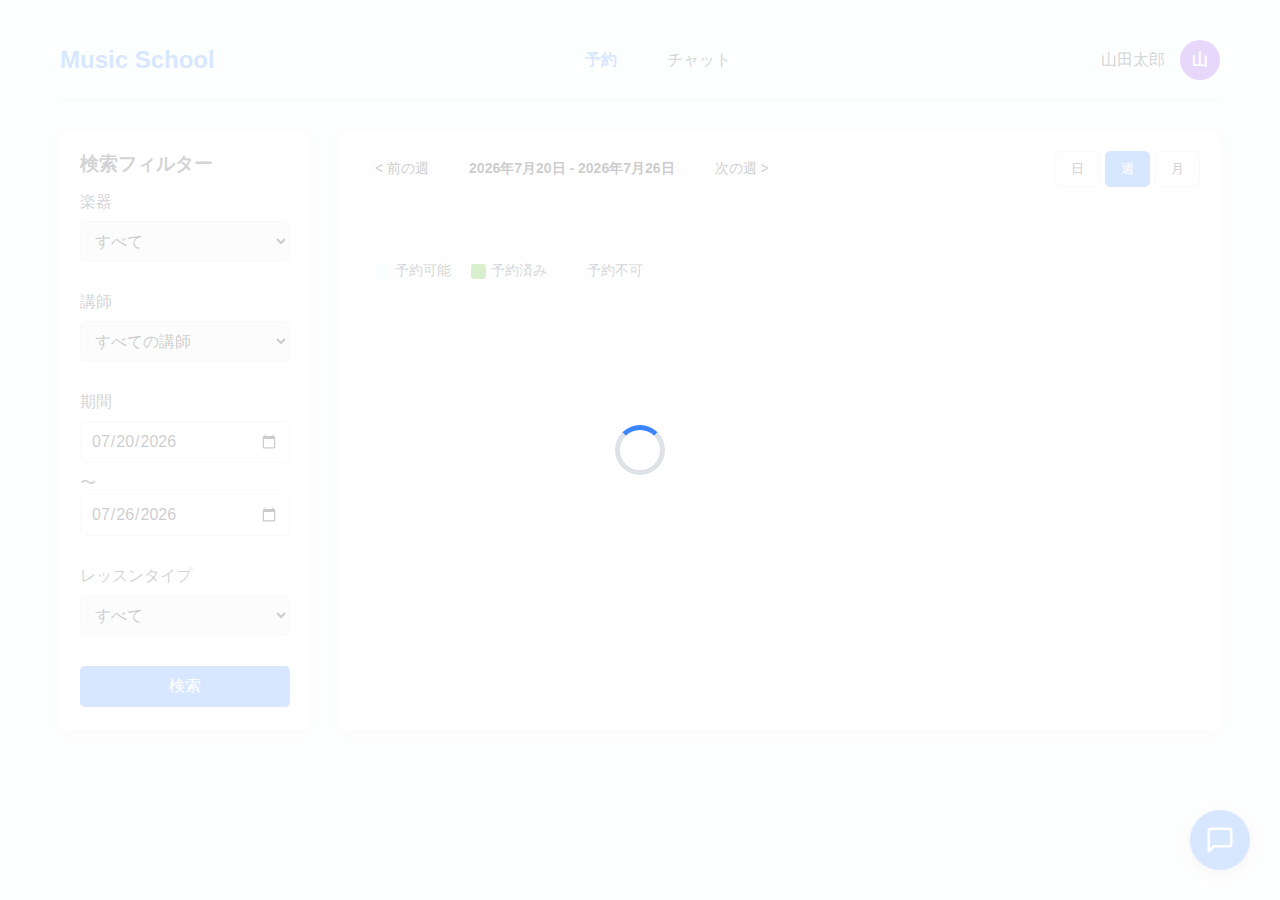
<file: index.html>
<!DOCTYPE html>
<html lang="ja">
<head>
    <meta charset="UTF-8">
    <meta name="viewport" content="width=device-width, initial-scale=1.0">
    <title>Music School - 予約システム</title>
    <link rel="stylesheet" href="styles.css">
</head>
<body>
    <div class="container">
        <header>
            <div class="logo"><a href="index.html">Music School</a></div>
            <div class="nav-links">
                <a href="index.html" class="active">予約</a>
                <a href="chat.html">チャット</a>
            </div>
            <div class="user-menu">
                <span>山田太郎</span>
                <div class="user-avatar">山</div>
            </div>
        </header>
        
        <div class="scheduling-container">
            <div class="filters">
                <div class="toggle-filters" id="toggle-filters">▼ フィルターを表示</div>
                <div class="filter-content" id="filter-content">
                    <h3>検索フィルター</h3>
                    
                    <div class="filter-group">
                        <label for="instrument">楽器</label>
                        <select id="instrument">
                            <option value="all">すべて</option>
                            <option value="piano">ピアノ</option>
                            <option value="guitar">ギター</option>
                            <option value="violin">バイオリン</option>
                            <option value="vocal">ボーカル</option>
                        </select>
                    </div>
                    
                    <div class="filter-group">
                        <label for="teacher">講師</label>
                        <select id="teacher">
                            <option value="all">すべての講師</option>
                            <option value="tanaka">田中先生（ピアノ）</option>
                            <option value="suzuki">鈴木先生（ギター）</option>
                            <option value="sato">佐藤先生（バイオリン）</option>
                            <option value="nakamura">中村先生（ボーカル）</option>
                        </select>
                    </div>
                    
                    <div class="filter-group">
                        <label for="date-range">期間</label>
                        <input type="date" id="date-from" value="2025-04-17">
                        <span>〜</span>
                        <input type="date" id="date-to" value="2025-04-24">
                    </div>
                    
                    <div class="filter-group">
                        <label for="lesson-type">レッスンタイプ</label>
                        <select id="lesson-type">
                            <option value="all">すべて</option>
                            <option value="regular">通常レッスン</option>
                            <option value="trial">体験レッスン</option>
                        </select>
                    </div>
                    
                    <button id="search-button" class="btn btn-primary" style="width:100%">検索</button>
                    
                    <div class="search-results" id="search-results">
                        検索結果: <span id="result-count">0</span>件の空き枠があります
                    </div>
                </div>
            </div>
            
            <div class="calendar">
                <div class="calendar-header">
                    <div class="calendar-navigation">
                        <button id="prev-week">&lt; 前の週</button>
                        <button class="current" id="current-week">2025年4月17日 - 4月23日</button>
                        <button id="next-week">次の週 &gt;</button>
                    </div>
                    
                    <div class="calendar-view-toggle">
                        <button id="day-view">日</button>
                        <button id="week-view" class="active">週</button>
                        <button id="month-view">月</button>
                    </div>
                </div>
                
                <div class="calendar-scroll-container">
                    <div class="week-view" id="schedule-grid">
                        <!-- スケジュールグリッドはJavaScriptで動的に生成されます -->
                    </div>
                </div>
                
                <div class="legend">
                    <div class="legend-item">
                        <div class="legend-color available"></div>
                        <span>予約可能</span>
                    </div>
                    <div class="legend-item">
                        <div class="legend-color booked"></div>
                        <span>予約済み</span>
                    </div>
                    <div class="legend-item">
                        <div class="legend-color unavailable"></div>
                        <span>予約不可</span>
                    </div>
                </div>
            </div>
        </div>
    </div>
    
    <!-- チャットアイコン -->
    <div class="chat-icon" id="chat-icon" title="講師とチャット">
        <svg xmlns="http://www.w3.org/2000/svg" viewBox="0 0 24 24" fill="none" stroke="currentColor" stroke-width="2" stroke-linecap="round" stroke-linejoin="round">
            <path d="M21 15a2 2 0 0 1-2 2H7l-4 4V5a2 2 0 0 1 2-2h14a2 2 0 0 1 2 2z"></path>
        </svg>
    </div>
    
    <!-- 予約モーダル -->
    <div class="booking-modal" id="booking-modal">
        <div class="modal-content">
            <div class="modal-header">
                <h3>レッスン予約</h3>
                <button class="modal-close" id="modal-close">×</button>
            </div>
            
            <div class="booking-details">
                <p><strong>日時:</strong> <span id="booking-datetime">2025年4月19日（土） 10:00 - 10:50</span></p>
                <p><strong>講師:</strong> <span id="booking-teacher">鈴木先生</span></p>
                <p><strong>楽器:</strong> <span id="booking-instrument">ギター</span></p>
                <p><strong>レッスンタイプ:</strong> <span id="booking-type">通常レッスン</span></p>
            </div>
            
            <div class="zoom-link-container">
                <div class="zoom-link-header">
                    <span class="zoom-link-title">Zoomミーティングリンク</span>
                </div>
                <input type="text" class="zoom-link-input" id="zoom-link" value="https://zoom.us/j/1234567890?pwd=abcdefg" readonly>
                <button class="copy-btn" id="copy-zoom-link">コピー</button>
                <div class="copy-success" id="copy-success">コピーしました！</div>
            </div>
            
            <div class="booking-form">
                <label for="notes">備考</label>
                <textarea id="notes" rows="3" style="width:100%; padding:10px; margin-top:5px; margin-bottom:15px; border:1px solid #dee2e6; border-radius:5px; font-size:16px;"></textarea>
            </div>
            
            <div class="booking-actions">
                <button class="btn btn-primary" id="confirm-booking">予約する</button>
                <button class="btn btn-outline" id="cancel-booking">キャンセル</button>
            </div>
        </div>
    </div>
    
    <!-- ローディングオーバーレイ -->
    <div class="loading-overlay" id="loading-overlay">
        <div class="spinner"></div>
    </div>
    
    <script src="script.js"></script>
</body>
</html>
</file>
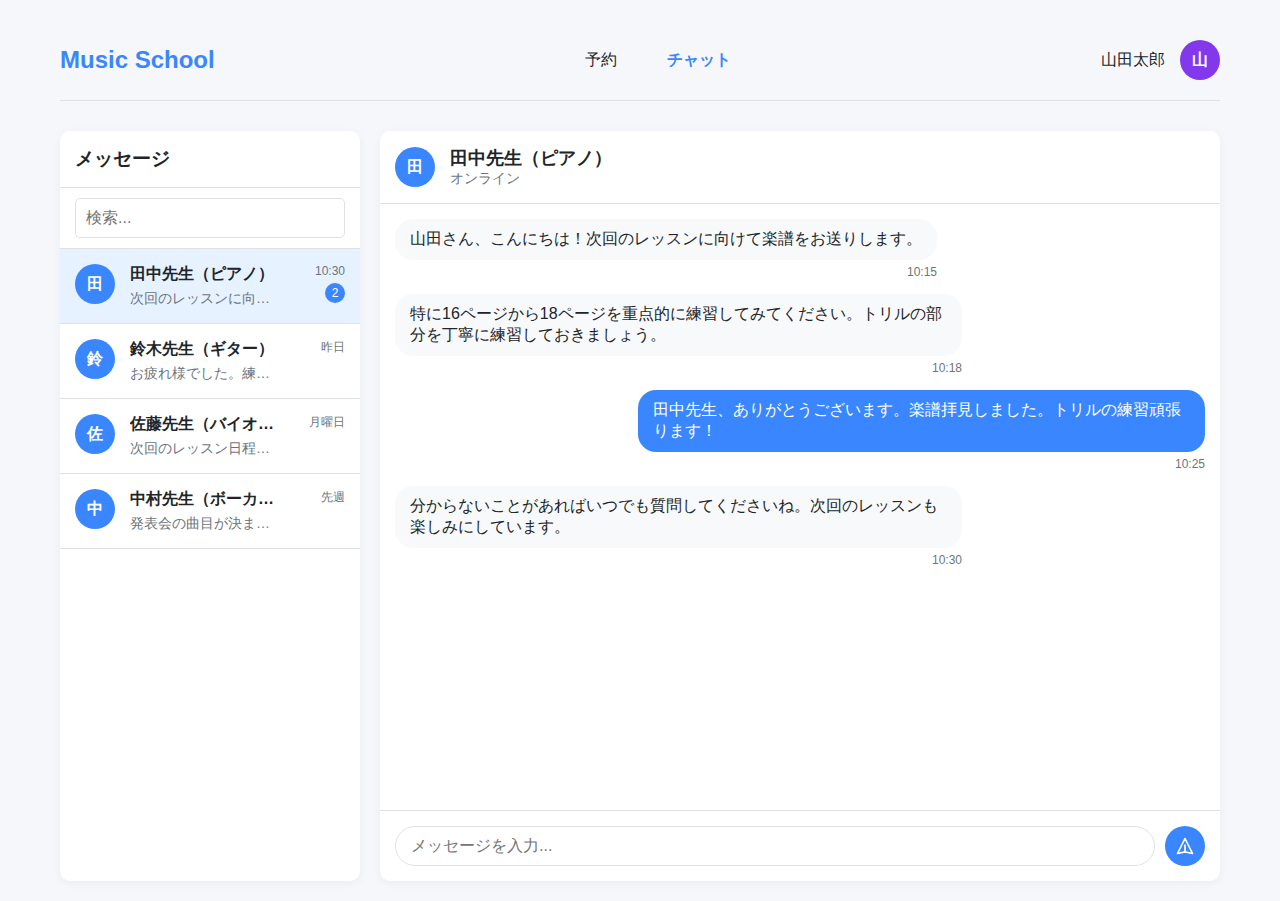
<file: chat.html>
<!DOCTYPE html>
<html lang="ja">
<head>
    <meta charset="UTF-8">
    <meta name="viewport" content="width=device-width, initial-scale=1.0">
    <title>Music School - チャット</title>
    <style>
        :root {
            --primary: #3a86ff;
            --secondary: #8338ec;
            --success: #38b000;
            --warning: #ffbe0b;
            --danger: #ff006e;
            --light: #f8f9fa;
            --dark: #212529;
            --gray: #dee2e6;
        }
        
        * {
            margin: 0;
            padding: 0;
            box-sizing: border-box;
            font-family: 'Helvetica Neue', Arial, sans-serif;
        }
        
        body {
            background-color: #f5f7fa;
            color: var(--dark);
            -webkit-text-size-adjust: 100%;
            height: 100vh;
            display: flex;
            flex-direction: column;
        }
        
        .container {
            max-width: 1200px;
            margin: 0 auto;
            padding: 20px;
            width: 100%;
            flex-grow: 1;
            display: flex;
            flex-direction: column;
        }
        
        header {
            display: flex;
            justify-content: space-between;
            align-items: center;
            padding: 20px 0;
            border-bottom: 1px solid var(--gray);
            margin-bottom: 30px;
        }
        
        .logo {
            font-size: 24px;
            font-weight: bold;
            color: var(--primary);
        }
        
        .logo a {
            text-decoration: none;
            color: inherit;
        }
        
        .user-menu {
            display: flex;
            align-items: center;
            gap: 15px;
        }
        
        .user-avatar {
            width: 40px;
            height: 40px;
            border-radius: 50%;
            background-color: var(--secondary);
            color: white;
            display: flex;
            align-items: center;
            justify-content: center;
            font-weight: bold;
        }

        .nav-links {
            display: flex;
            gap: 20px;
            align-items: center;
        }
        
        .nav-links a {
            text-decoration: none;
            color: var(--dark);
            padding: 8px 15px;
            border-radius: 5px;
            transition: background-color 0.2s;
        }
        
        .nav-links a:hover {
            background-color: var(--light);
        }
        
        .nav-links a.active {
            font-weight: bold;
            color: var(--primary);
        }
        
        .chat-container {
            display: flex;
            gap: 20px;
            flex-grow: 1;
            height: calc(100vh - 150px);
        }
        
        .contacts-list {
            flex: 0 0 300px;
            background: white;
            border-radius: 10px;
            box-shadow: 0 2px 10px rgba(0,0,0,0.05);
            overflow: hidden;
            display: flex;
            flex-direction: column;
        }
        
        .contacts-header {
            padding: 15px;
            border-bottom: 1px solid var(--gray);
            display: flex;
            justify-content: space-between;
            align-items: center;
        }
        
        .contacts-header h3 {
            margin: 0;
        }
        
        .search-box {
            display: flex;
            padding: 10px 15px;
            border-bottom: 1px solid var(--gray);
        }
        
        .search-box input {
            width: 100%;
            padding: 10px;
            border: 1px solid var(--gray);
            border-radius: 5px;
            font-size: 16px;
        }
        
        .contacts-scroll {
            overflow-y: auto;
            flex-grow: 1;
        }
        
        .contact-item {
            display: flex;
            padding: 15px;
            border-bottom: 1px solid var(--gray);
            cursor: pointer;
            transition: background-color 0.2s;
        }
        
        .contact-item:hover {
            background-color: var(--light);
        }
        
        .contact-item.active {
            background-color: #e6f2ff;
        }
        
        .contact-avatar {
            width: 40px;
            height: 40px;
            border-radius: 50%;
            background-color: var(--primary);
            color: white;
            display: flex;
            align-items: center;
            justify-content: center;
            font-weight: bold;
            margin-right: 15px;
            flex-shrink: 0;
        }
        
        .contact-info {
            flex-grow: 1;
            min-width: 0;
        }
        
        .contact-name {
            font-weight: bold;
            margin-bottom: 5px;
            white-space: nowrap;
            overflow: hidden;
            text-overflow: ellipsis;
        }
        
        .contact-preview {
            color: #6c757d;
            font-size: 14px;
            white-space: nowrap;
            overflow: hidden;
            text-overflow: ellipsis;
        }
        
        .contact-meta {
            display: flex;
            flex-direction: column;
            align-items: flex-end;
            min-width: 70px;
        }
        
        .contact-time {
            font-size: 12px;
            color: #6c757d;
            margin-bottom: 5px;
        }
        
        .contact-badge {
            background-color: var(--primary);
            color: white;
            border-radius: 50%;
            width: 20px;
            height: 20px;
            display: flex;
            align-items: center;
            justify-content: center;
            font-size: 12px;
        }
        
        .chat-content {
            flex-grow: 1;
            background: white;
            border-radius: 10px;
            box-shadow: 0 2px 10px rgba(0,0,0,0.05);
            display: flex;
            flex-direction: column;
            overflow: hidden;
        }
        
        .chat-header {
            padding: 15px;
            border-bottom: 1px solid var(--gray);
            display: flex;
            align-items: center;
        }
        
        .chat-header .contact-avatar {
            margin-right: 15px;
        }
        
        .chat-header .contact-name {
            font-size: 18px;
            margin: 0;
        }
        
        .chat-status {
            font-size: 14px;
            color: #6c757d;
        }
        
        .messages-container {
            flex-grow: 1;
            overflow-y: auto;
            padding: 15px;
            display: flex;
            flex-direction: column;
        }
        
        .message {
            max-width: 70%;
            margin-bottom: 15px;
            display: flex;
            flex-direction: column;
        }
        
        .message-incoming {
            align-self: flex-start;
        }
        
        .message-outgoing {
            align-self: flex-end;
        }
        
        .message-bubble {
            padding: 10px 15px;
            border-radius: 18px;
            margin-bottom: 5px;
            word-wrap: break-word;
        }
        
        .message-incoming .message-bubble {
            background-color: var(--light);
        }
        
        .message-outgoing .message-bubble {
            background-color: var(--primary);
            color: white;
        }
        
        .message-time {
            font-size: 12px;
            color: #6c757d;
            align-self: flex-end;
        }
        
        .message-input-container {
            padding: 15px;
            border-top: 1px solid var(--gray);
            display: flex;
            align-items: center;
        }
        
        .message-input {
            flex-grow: 1;
            padding: 10px 15px;
            border: 1px solid var(--gray);
            border-radius: 20px;
            font-size: 16px;
            margin-right: 10px;
        }
        
        .send-button {
            width: 40px;
            height: 40px;
            background-color: var(--primary);
            color: white;
            border: none;
            border-radius: 50%;
            cursor: pointer;
            display: flex;
            align-items: center;
            justify-content: center;
        }

        .mobile-toggle {
            display: none;
            padding: 10px;
            background: var(--light);
            border-radius: 5px;
            margin-bottom: 15px;
            text-align: center;
            font-weight: 500;
            cursor: pointer;
        }
        
        .hidden {
            display: none !important;
        }
        
        @media (max-width: 768px) {
            .chat-container {
                flex-direction: column;
                height: auto;
            }
            
            .contacts-list, .chat-content {
                flex: none;
                width: 100%;
                height: 500px;
            }
            
            .mobile-toggle {
                display: block;
            }
            
            .message {
                max-width: 85%;
            }
            
            .user-menu span {
                display: none;
            }
            
            .nav-links {
                gap: 10px;
            }
            
            .nav-links a {
                padding: 8px 10px;
                font-size: 14px;
            }
        }
        
        @media (max-width: 480px) {
            .contacts-list, .chat-content {
                height: 400px;
            }
            
            .message {
                max-width: 90%;
            }
            
            .logo {
                font-size: 20px;
            }
            
            .container {
                padding: 10px;
            }
            
            .contact-meta {
                min-width: 55px;
            }
        }
    </style>
</head>
<body>
    <div class="container">
        <header>
            <div class="logo"><a href="index.html">Music School</a></div>
            <div class="nav-links">
                <a href="index.html">予約</a>
                <a href="chat.html" class="active">チャット</a>
            </div>
            <div class="user-menu">
                <span>山田太郎</span>
                <div class="user-avatar">山</div>
            </div>
        </header>
        
        <div class="mobile-toggle" id="toggle-contacts">連絡先を表示</div>
        <div class="mobile-toggle hidden" id="toggle-messages">メッセージに戻る</div>
        
        <div class="chat-container">
            <div class="contacts-list" id="contacts-list">
                <div class="contacts-header">
                    <h3>メッセージ</h3>
                </div>
                <div class="search-box">
                    <input type="text" placeholder="検索...">
                </div>
                <div class="contacts-scroll">
                    <!-- 会話一覧 -->
                    <div class="contact-item active" data-id="1">
                        <div class="contact-avatar">田</div>
                        <div class="contact-info">
                            <div class="contact-name">田中先生（ピアノ）</div>
                            <div class="contact-preview">次回のレッスンに向けて楽譜をお送りします</div>
                        </div>
                        <div class="contact-meta">
                            <div class="contact-time">10:30</div>
                            <div class="contact-badge">2</div>
                        </div>
                    </div>
                    <div class="contact-item" data-id="2">
                        <div class="contact-avatar">鈴</div>
                        <div class="contact-info">
                            <div class="contact-name">鈴木先生（ギター）</div>
                            <div class="contact-preview">お疲れ様でした。練習頑張ってください！</div>
                        </div>
                        <div class="contact-meta">
                            <div class="contact-time">昨日</div>
                        </div>
                    </div>
                    <div class="contact-item" data-id="3">
                        <div class="contact-avatar">佐</div>
                        <div class="contact-info">
                            <div class="contact-name">佐藤先生（バイオリン）</div>
                            <div class="contact-preview">次回のレッスン日程の調整をお願いします</div>
                        </div>
                        <div class="contact-meta">
                            <div class="contact-time">月曜日</div>
                        </div>
                    </div>
                    <div class="contact-item" data-id="4">
                        <div class="contact-avatar">中</div>
                        <div class="contact-info">
                            <div class="contact-name">中村先生（ボーカル）</div>
                            <div class="contact-preview">発表会の曲目が決まりました</div>
                        </div>
                        <div class="contact-meta">
                            <div class="contact-time">先週</div>
                        </div>
                    </div>
                </div>
            </div>
            
            <div class="chat-content" id="chat-content">
                <div class="chat-header">
                    <div class="contact-avatar">田</div>
                    <div>
                        <div class="contact-name">田中先生（ピアノ）</div>
                        <div class="chat-status">オンライン</div>
                    </div>
                </div>
                
                <div class="messages-container">
                    <!-- チャットメッセージ -->
                    <div class="message message-incoming">
                        <div class="message-bubble">
                            山田さん、こんにちは！次回のレッスンに向けて楽譜をお送りします。
                        </div>
                        <div class="message-time">10:15</div>
                    </div>
                    
                    <div class="message message-incoming">
                        <div class="message-bubble">
                            特に16ページから18ページを重点的に練習してみてください。トリルの部分を丁寧に練習しておきましょう。
                        </div>
                        <div class="message-time">10:18</div>
                    </div>
                    
                    <div class="message message-outgoing">
                        <div class="message-bubble">
                            田中先生、ありがとうございます。楽譜拝見しました。トリルの練習頑張ります！
                        </div>
                        <div class="message-time">10:25</div>
                    </div>
                    
                    <div class="message message-incoming">
                        <div class="message-bubble">
                            分からないことがあればいつでも質問してくださいね。次回のレッスンも楽しみにしています。
                        </div>
                        <div class="message-time">10:30</div>
                    </div>
                </div>
                
                <div class="message-input-container">
                    <input type="text" class="message-input" placeholder="メッセージを入力...">
                    <button class="send-button">
                        <svg xmlns="http://www.w3.org/2000/svg" width="20" height="20" fill="none" viewBox="0 0 24 24" stroke="currentColor">
                            <path stroke-linecap="round" stroke-linejoin="round" stroke-width="2" d="M12 19l9 2-9-18-9 18 9-2zm0 0v-8" />
                        </svg>
                    </button>
                </div>
            </div>
        </div>
    </div>
    
    <script>
        document.addEventListener('DOMContentLoaded', function() {
            // 連絡先と会話切り替え（モバイル向け）
            const toggleContacts = document.getElementById('toggle-contacts');
            const toggleMessages = document.getElementById('toggle-messages');
            const contactsList = document.getElementById('contacts-list');
            const chatContent = document.getElementById('chat-content');
            
            // モバイルでの表示切り替え
            toggleContacts.addEventListener('click', function() {
                contactsList.classList.remove('hidden');
                chatContent.classList.add('hidden');
                toggleContacts.classList.add('hidden');
                toggleMessages.classList.remove('hidden');
            });
            
            toggleMessages.addEventListener('click', function() {
                contactsList.classList.add('hidden');
                chatContent.classList.remove('hidden');
                toggleContacts.classList.remove('hidden');
                toggleMessages.classList.add('hidden');
            });
            
            // モバイルの初期表示を設定
            function setInitialMobileView() {
                if (window.innerWidth <= 768) {
                    contactsList.classList.add('hidden');
                    toggleContacts.classList.remove('hidden');
                } else {
                    contactsList.classList.remove('hidden');
                    chatContent.classList.remove('hidden');
                    toggleContacts.classList.add('hidden');
                    toggleMessages.classList.add('hidden');
                }
            }
            
            // 初期表示を設定
            setInitialMobileView();
            
            // ウィンドウリサイズ時の処理
            window.addEventListener('resize', function() {
                setInitialMobileView();
            });
            
            // 連絡先クリック時のハンドラ
            const contactItems = document.querySelectorAll('.contact-item');
            contactItems.forEach(item => {
                item.addEventListener('click', function() {
                    // アクティブクラスをリセット
                    contactItems.forEach(contact => {
                        contact.classList.remove('active');
                    });
                    
                    // クリックされた連絡先をアクティブに
                    this.classList.add('active');
                    
                    // モバイルビューの場合、チャット表示に切り替え
                    if (window.innerWidth <= 768) {
                        contactsList.classList.add('hidden');
                        chatContent.classList.remove('hidden');
                        toggleContacts.classList.remove('hidden');
                        toggleMessages.classList.add('hidden');
                    }
                    
                    // チャットデータ更新
                    updateChatView(this.getAttribute('data-id'));
                });
            });
            
            // メッセージ送信処理
            const messageInput = document.querySelector('.message-input');
            const sendButton = document.querySelector('.send-button');
            
            function sendMessage() {
                const messageText = messageInput.value.trim();
                if (messageText) {
                    // メッセージを追加
                    addMessage(messageText, 'outgoing');
                    messageInput.value = '';
                    
                    // スクロールを最下部に移動
                    const messagesContainer = document.querySelector('.messages-container');
                    messagesContainer.scrollTop = messagesContainer.scrollHeight;
                    
                    // デモ用：自動返信
                    setTimeout(() => {
                        addMessage('メッセージを受け取りました。ありがとうございます。', 'incoming');
                    }, 1000);
                }
            }
            
            // メッセージ追加関数
            function addMessage(text, type) {
                const messagesContainer = document.querySelector('.messages-container');
                const message = document.createElement('div');
                message.className = `message message-${type}`;
                
                const bubble = document.createElement('div');
                bubble.className = 'message-bubble';
                bubble.textContent = text;
                
                const time = document.createElement('div');
                time.className = 'message-time';
                
                // 現在時刻を取得
                const now = new Date();
                const hours = now.getHours().toString().padStart(2, '0');
                const minutes = now.getMinutes().toString().padStart(2, '0');
                time.textContent = `${hours}:${minutes}`;
                
                message.appendChild(bubble);
                message.appendChild(time);
                messagesContainer.appendChild(message);
                
                // スクロールを最下部に移動
                messagesContainer.scrollTop = messagesContainer.scrollHeight;
            }
            
            // チャットビュー更新関数（各連絡先に対応したチャットデータ）
            function updateChatView(contactId) {
                // メッセージコンテナをリセット
                const messagesContainer = document.querySelector('.messages-container');
                messagesContainer.innerHTML = '';
                
                // ヘッダー情報を更新
                const contactItem = document.querySelector(`.contact-item[data-id="${contactId}"]`);
                if (contactItem) {
                    const avatarText = contactItem.querySelector('.contact-avatar').textContent;
                    const contactName = contactItem.querySelector('.contact-name').textContent;
                    
                    document.querySelector('.chat-header .contact-avatar').textContent = avatarText;
                    document.querySelector('.chat-header .contact-name').textContent = contactName;
                }
                
                // ID に基づいてメッセージを表示
                if (contactId === "1") {
                    // 田中先生との会話
                    addPredefinedMessage("山田さん、こんにちは！次回のレッスンに向けて楽譜をお送りします。", "incoming", "10:15");
                    addPredefinedMessage("特に16ページから18ページを重点的に練習してみてください。トリルの部分を丁寧に練習しておきましょう。", "incoming", "10:18");
                    addPredefinedMessage("田中先生、ありがとうございます。楽譜拝見しました。トリルの練習頑張ります！", "outgoing", "10:25");
                    addPredefinedMessage("分からないことがあればいつでも質問してくださいね。次回のレッスンも楽しみにしています。", "incoming", "10:30");
                } else if (contactId === "2") {
                    // 鈴木先生との会話
                    addPredefinedMessage("本日はレッスンお疲れ様でした。基本フォームが良くなってきていますね。", "incoming", "昨日");
                    addPredefinedMessage("ありがとうございます。アドバイスいただいたコード進行も練習してみます。", "outgoing", "昨日");
                    addPredefinedMessage("お疲れ様でした。練習頑張ってください！", "incoming", "昨日");
                } else if (contactId === "3") {
                    // 佐藤先生との会話
                    addPredefinedMessage("山田さん、次回のレッスンですが、予定変更があり、通常の時間に対応できなくなってしまいました。", "incoming", "月曜日");
                    addPredefinedMessage("別の日時で調整可能でしょうか？", "incoming", "月曜日");
                    addPredefinedMessage("了解しました。来週の水曜日か金曜日であれば大丈夫です。", "outgoing", "月曜日");
                    addPredefinedMessage("次回のレッスン日程の調整をお願いします", "incoming", "月曜日");
                } else if (contactId === "4") {
                    // 中村先生との会話
                    addPredefinedMessage("山田さん、来月の発表会の曲目が決まりました。「Amazing Grace」を歌っていただこうと思います。", "incoming", "先週");
                    addPredefinedMessage("わかりました！楽しみにしています。練習頑張ります。", "outgoing", "先週");
                    addPredefinedMessage("発表会の曲目が決まりました", "incoming", "先週");
                }
                
                // スクロールを最下部に移動
                messagesContainer.scrollTop = messagesContainer.scrollHeight;
            }
            
            // 事前定義されたメッセージを追加する関数
            function addPredefinedMessage(text, type, time) {
                const messagesContainer = document.querySelector('.messages-container');
                const message = document.createElement('div');
                message.className = `message message-${type}`;
                
                const bubble = document.createElement('div');
                bubble.className = 'message-bubble';
                bubble.textContent = text;
                
                const timeElement = document.createElement('div');
                timeElement.className = 'message-time';
                timeElement.textContent = time;
                
                message.appendChild(bubble);
                message.appendChild(timeElement);
                messagesContainer.appendChild(message);
            }
            
            // 送信ボタンクリック時の処理
            sendButton.addEventListener('click', sendMessage);
            
            // Enter キーで送信
            messageInput.addEventListener('keypress', function(e) {
                if (e.key === 'Enter' && !e.shiftKey) {
                    e.preventDefault();
                    sendMessage();
                }
            });
            
            // 初期表示時のスクロール位置調整
            const messagesContainer = document.querySelector('.messages-container');
            messagesContainer.scrollTop = messagesContainer.scrollHeight;
        });
    </script>
</body>
</html>
</file>
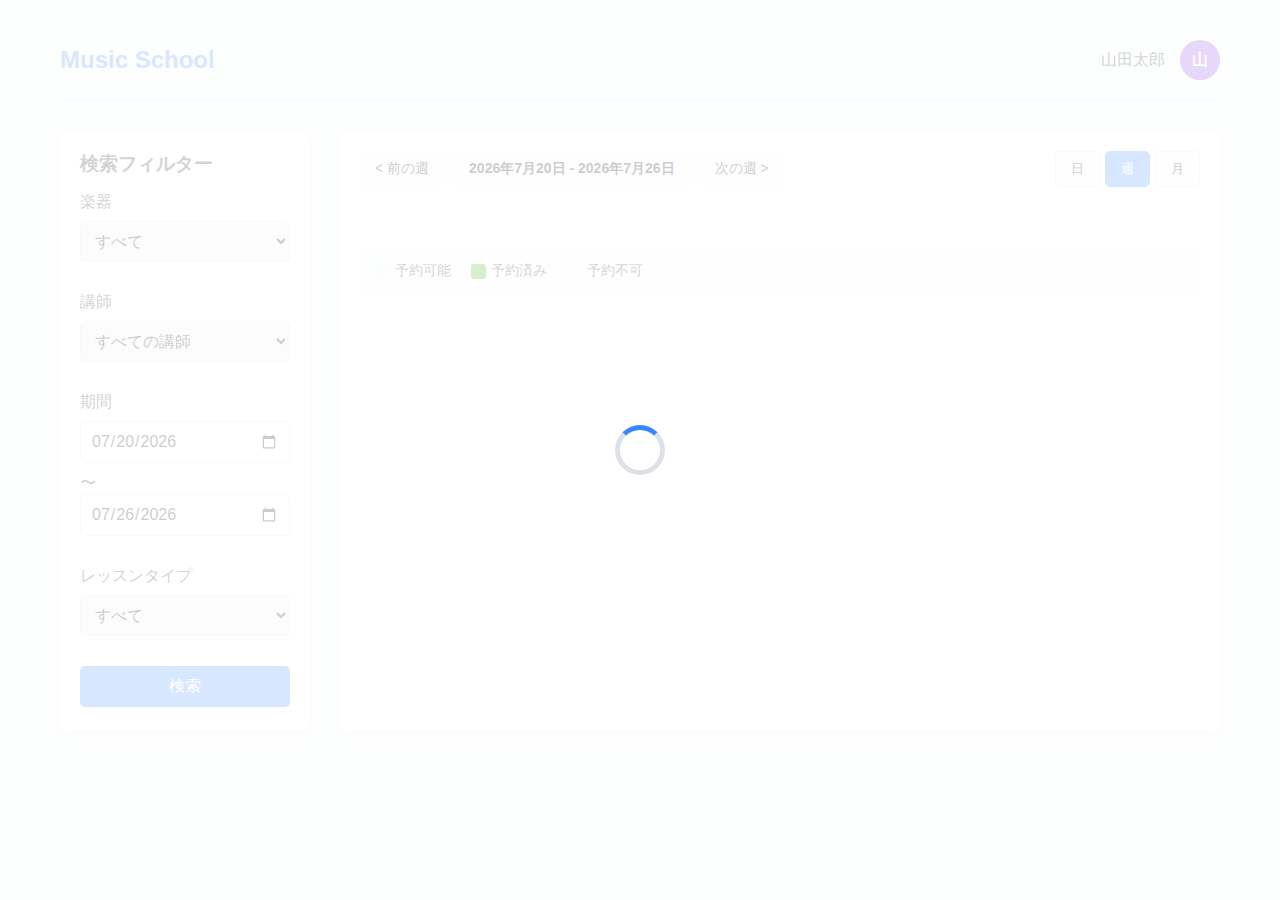
<file: index_参考.html>
<!DOCTYPE html>
<html lang="ja">
<head>
    <meta charset="UTF-8">
    <meta name="viewport" content="width=device-width, initial-scale=1.0">
    <title>Music School - 予約システム</title>
    <style>
        :root {
            --primary: #3a86ff;
            --secondary: #8338ec;
            --success: #38b000;
            --warning: #ffbe0b;
            --danger: #ff006e;
            --light: #f8f9fa;
            --dark: #212529;
            --gray: #dee2e6;
        }
        
        * {
            margin: 0;
            padding: 0;
            box-sizing: border-box;
            font-family: 'Helvetica Neue', Arial, sans-serif;
        }
        
        body {
            background-color: #f5f7fa;
            color: var(--dark);
            -webkit-text-size-adjust: 100%;
        }
        
        .container {
            max-width: 1200px;
            margin: 0 auto;
            padding: 20px;
            width: 100%;
        }
        
        header {
            display: flex;
            justify-content: space-between;
            align-items: center;
            padding: 20px 0;
            border-bottom: 1px solid var(--gray);
            margin-bottom: 30px;
        }
        
        .logo {
            font-size: 24px;
            font-weight: bold;
            color: var(--primary);
        }
        
        .user-menu {
            display: flex;
            align-items: center;
            gap: 15px;
        }
        
        .user-avatar {
            width: 40px;
            height: 40px;
            border-radius: 50%;
            background-color: var(--secondary);
            color: white;
            display: flex;
            align-items: center;
            justify-content: center;
            font-weight: bold;
        }
        
        .scheduling-container {
            display: flex;
            gap: 30px;
            min-height: 600px;
        }
        
        .filters {
            flex: 0 0 250px;
            background: white;
            border-radius: 10px;
            padding: 20px;
            box-shadow: 0 2px 10px rgba(0,0,0,0.05);
        }
        
        .filters h3 {
            margin-bottom: 15px;
            color: var(--dark);
        }
        
        .filter-group {
            margin-bottom: 20px;
        }
        
        .filter-group label {
            display: block;
            margin-bottom: 8px;
            font-weight: 500;
        }
        
        .filter-group select, .filter-group input {
            width: 100%;
            padding: 10px;
            border: 1px solid var(--gray);
            border-radius: 5px;
            margin-bottom: 10px;
            -webkit-appearance: menulist; /* For iOS */
            font-size: 16px; /* Prevent zoom on iOS */
        }
        
        .calendar {
            flex: 1;
            background: white;
            border-radius: 10px;
            padding: 20px;
            box-shadow: 0 2px 10px rgba(0,0,0,0.05);
            overflow: hidden;
        }
        
        .calendar-header {
            display: flex;
            justify-content: space-between;
            align-items: center;
            margin-bottom: 20px;
        }
        
        .calendar-navigation {
            display: flex;
            gap: 10px;
        }
        
        .calendar-navigation button {
            background: var(--light);
            border: none;
            padding: 8px 15px;
            border-radius: 5px;
            cursor: pointer;
            white-space: nowrap;
            font-size: 14px;
        }
        
        .calendar-navigation .current {
            font-weight: bold;
            text-align: center;
            overflow: hidden;
            text-overflow: ellipsis;
        }
        
        .calendar-view-toggle {
            display: flex;
            gap: 5px;
        }
        
        .calendar-view-toggle button {
            background: var(--light);
            border: 1px solid var(--gray);
            padding: 8px 15px;
            border-radius: 5px;
            cursor: pointer;
        }
        
        .calendar-view-toggle button.active {
            background: var(--primary);
            color: white;
            border-color: var(--primary);
        }
        
        .week-view {
            display: grid;
            grid-template-columns: 40px repeat(7, 1fr);
            grid-gap: 2px;
            margin-bottom: 20px;
            width: 100%;
            max-width: 100%;
            overflow-x: visible;
        }
        
        .week-view .hour-label {
            grid-column: 1;
            padding: 5px;
            text-align: right;
            font-size: 12px;
            color: #666;
        }
        
        .week-view .day-header {
            text-align: center;
            padding: 10px;
            font-weight: 500;
            border-bottom: 1px solid var(--gray);
        }
        
        .time-slot {
            background: #f8f9fa;
            border-radius: 3px;
            height: 30px;
            position: relative;
        }
        
        .time-slot.available {
            background: #e0f7fa;
            cursor: pointer;
        }
        
        .time-slot.booked {
            background: #e8f5e9;
        }
        
        .lesson-card {
            position: absolute;
            top: 0;
            left: 0;
            right: 0;
            bottom: 0;
            background: var(--success);
            color: white;
            border-radius: 3px;
            padding: 2px 5px;
            font-size: 11px;
            overflow: hidden;
            cursor: pointer;
        }
        
        .legend {
            display: flex;
            gap: 20px;
            margin-top: 20px;
            padding: 15px;
            background: var(--light);
            border-radius: 5px;
            flex-wrap: wrap;
        }
        
        .legend-item {
            display: flex;
            align-items: center;
            gap: 5px;
            font-size: 14px;
        }
        
        .legend-color {
            width: 15px;
            height: 15px;
            border-radius: 3px;
        }
        
        .legend-color.available {
            background: #e0f7fa;
        }
        
        .legend-color.booked {
            background: var(--success);
        }
        
        .legend-color.unavailable {
            background: #f8f9fa;
        }
        
        .booking-modal {
            position: fixed;
            top: 0;
            left: 0;
            right: 0;
            bottom: 0;
            background: rgba(0,0,0,0.5);
            display: none;
            align-items: center;
            justify-content: center;
            z-index: 1000;
        }
        
        .modal-content {
            background: white;
            border-radius: 10px;
            padding: 30px;
            width: 100%;
            max-width: 500px;
            margin: 15px;
            max-height: 90vh;
            overflow-y: auto;
        }
        
        .modal-header {
            display: flex;
            justify-content: space-between;
            align-items: center;
            margin-bottom: 20px;
        }
        
        .modal-close {
            background: none;
            border: none;
            font-size: 20px;
            cursor: pointer;
        }
        
        .booking-details {
            margin-bottom: 20px;
        }
        
        .booking-details p {
            margin-bottom: 10px;
        }
        
        .booking-details strong {
            color: var(--primary);
        }
        
        .booking-actions {
            display: flex;
            justify-content: flex-end;
            gap: 10px;
        }
        
        .btn {
            padding: 10px 20px;
            border-radius: 5px;
            border: none;
            cursor: pointer;
            font-weight: 500;
            font-size: 16px; /* Prevent zoom on iOS */
            touch-action: manipulation;
        }
        
        .btn-primary {
            background: var(--primary);
            color: white;
        }
        
        .btn-outline {
            background: white;
            border: 1px solid var(--gray);
        }
        
        .loading-overlay {
            position: fixed;
            top: 0;
            left: 0;
            right: 0;
            bottom: 0;
            background: rgba(255,255,255,0.8);
            display: none;
            align-items: center;
            justify-content: center;
            z-index: 2000;
        }
        
        .spinner {
            width: 50px;
            height: 50px;
            border: 5px solid var(--gray);
            border-top-color: var(--primary);
            border-radius: 50%;
            animation: spin 1s linear infinite;
        }
        
        @keyframes spin {
            to { transform: rotate(360deg); }
        }
        
        .search-results {
            margin-top: 15px;
            font-size: 14px;
            color: var(--dark);
            display: none;
        }

        .zoom-link-container {
            margin-top: 15px;
            margin-bottom: 15px;
            padding: 10px;
            background-color: #f8f9fa;
            border-radius: 5px;
            border: 1px solid var(--gray);
        }

        .zoom-link-header {
            display: flex;
            justify-content: space-between;
            align-items: center;
            margin-bottom: 10px;
        }

        .zoom-link-title {
            font-weight: 500;
            color: var(--dark);
        }

        .zoom-link-input {
            width: 100%;
            padding: 8px;
            border: 1px solid var(--gray);
            border-radius: 4px;
            font-size: 16px; /* Prevent zoom on iOS */
            margin-bottom: 8px;
        }

        .copy-btn {
            background-color: var(--primary);
            color: white;
            border: none;
            border-radius: 4px;
            padding: 8px 12px;
            cursor: pointer;
            font-size: 16px; /* Prevent zoom on iOS */
            transition: background-color 0.2s;
            touch-action: manipulation;
        }

        .copy-btn:hover {
            background-color: #2a75e8;
        }

        .copy-success {
            color: var(--success);
            font-size: 12px;
            margin-top: 5px;
            display: none;
        }
        
        .toggle-filters {
            display: none;
            text-align: center;
            padding: 10px;
            background: var(--light);
            border-radius: 5px;
            margin-bottom: 15px;
            cursor: pointer;
            font-weight: 500;
        }
        
        .calendar-scroll-container {
            overflow-x: auto;
            -webkit-overflow-scrolling: touch;
            scrollbar-width: thin;
            width: 100%;
            max-width: 100%;
        }
        
        /* レスポンシブ対応 */
        /* モバイル対応用の共通スタイル */
        .mobile-view {
            grid-template-columns: 35px repeat(7, minmax(35px, 1fr)) !important;
            font-size: 10px !important;
        }
        
        .tablet-view {
            grid-template-columns: 40px repeat(7, minmax(45px, 1fr)) !important;
            font-size: 11px !important;
        }
        
        @media (max-width: 768px) {
            .scheduling-container {
                flex-direction: column;
            }
            
            .filters {
                flex: none;
                width: 100%;
                margin-bottom: 20px;
            }
            
            .toggle-filters {
                display: block;
            }
            
            .filter-content.hidden {
                display: none;
            }
            
            .calendar {
                padding: 10px;
                width: 100%;
                box-sizing: border-box;
                overflow: hidden;
            }
            
            .calendar-scroll-container {
                overflow-x: auto;
                -webkit-overflow-scrolling: touch;
                max-width: 100%;
                width: 100%;
                display: block;
            }
            
            .week-view {
                grid-template-columns: 40px repeat(7, minmax(38px, 1fr));
                font-size: 12px;
                min-width: unset;
                width: auto;
                display: grid;
            }
            
            .calendar-header {
                flex-direction: column;
                gap: 10px;
                align-items: flex-start;
            }
            
            .calendar-navigation {
                width: 100%;
                justify-content: space-between;
            }
            
            .calendar-view-toggle {
                width: 100%;
                margin-top: 10px;
            }
            
            .calendar-view-toggle button {
                flex: 1;
                padding: 8px 5px; /* Smaller padding */
                font-size: 14px;
            }
            
            .booking-actions {
                flex-direction: column;
            }
            
            .booking-actions .btn {
                width: 100%;
                margin-bottom: 10px;
            }
            
            .week-view .day-header {
                padding: 5px 2px;
                font-size: 11px;
                word-break: keep-all;
                white-space: nowrap;
                overflow: hidden;
                text-overflow: ellipsis;
            }
            
            .time-slot {
                height: 35px; /* モバイルでタップしやすいようにサイズを大きく */
                min-height: 35px;
            }
            
            .lesson-card {
                font-size: 9px;
            }
            
            .user-menu span {
                display: none; /* ユーザー名非表示、アバターのみ表示 */
            }
            
            header {
                padding: 15px 0;
                margin-bottom: 20px;
            }
            
            .container {
                padding: 10px;
            }
            
            .calendar-navigation .current {
                font-size: 12px;
                max-width: 150px;
                white-space: nowrap;
                overflow: hidden;
                text-overflow: ellipsis;
            }
            
            .calendar-navigation button {
                padding: 8px 10px;
                font-size: 12px;
            }
            
            /* モバイル向けグリッドの特別調整 */
            .week-view .hour-label {
                padding: 5px 2px;
                font-size: 10px;
                text-align: center;
            }
        }
        
        /* さらに小さな画面用の調整 */
        @media (max-width: 480px) {
            .week-view {
                grid-template-columns: 30px repeat(7, minmax(50px, 1fr));
                font-size: 10px;
            }
            
            .week-view .day-header {
                padding: 3px 1px;
                font-size: 10px;
                height: 40px; /* 高さを確保 */
                display: flex;
                flex-direction: column;
                justify-content: center;
                align-items: center;
            }
            
            .hour-label {
                font-size: 9px;
            }
            
            .modal-content {
                padding: 15px;
                margin: 10px;
            }
            
            .booking-details p {
                font-size: 14px;
            }
            
            .calendar-navigation .current {
                max-width: 120px;
                font-size: 11px;
            }
            
            /* 特に小さな画面向け */
            .legend-item {
                font-size: 12px;
            }
            
            .legend {
                padding: 10px;
                gap: 10px;
            }
            
            .filters h3 {
                font-size: 16px;
            }
            
            .filter-group label {
                font-size: 14px;
            }
        }
    </style>
</head>
<body>
    <div class="container">
        <header>
            <div class="logo">Music School</div>
            <div class="user-menu">
                <span>山田太郎</span>
                <div class="user-avatar">山</div>
            </div>
        </header>
        
        <div class="scheduling-container">
            <div class="filters">
                <div class="toggle-filters" id="toggle-filters">▼ フィルターを表示</div>
                <div class="filter-content" id="filter-content">
                    <h3>検索フィルター</h3>
                    
                    <div class="filter-group">
                        <label for="instrument">楽器</label>
                        <select id="instrument">
                            <option value="all">すべて</option>
                            <option value="piano">ピアノ</option>
                            <option value="guitar">ギター</option>
                            <option value="violin">バイオリン</option>
                            <option value="vocal">ボーカル</option>
                        </select>
                    </div>
                    
                    <div class="filter-group">
                        <label for="teacher">講師</label>
                        <select id="teacher">
                            <option value="all">すべての講師</option>
                            <option value="tanaka">田中先生（ピアノ）</option>
                            <option value="suzuki">鈴木先生（ギター）</option>
                            <option value="sato">佐藤先生（バイオリン）</option>
                            <option value="nakamura">中村先生（ボーカル）</option>
                        </select>
                    </div>
                    
                    <div class="filter-group">
                        <label for="date-range">期間</label>
                        <input type="date" id="date-from" value="2025-04-17">
                        <span>〜</span>
                        <input type="date" id="date-to" value="2025-04-24">
                    </div>
                    
                    <div class="filter-group">
                        <label for="lesson-type">レッスンタイプ</label>
                        <select id="lesson-type">
                            <option value="all">すべて</option>
                            <option value="regular">通常レッスン</option>
                            <option value="trial">体験レッスン</option>
                        </select>
                    </div>
                    
                    <button id="search-button" class="btn btn-primary" style="width:100%">検索</button>
                    
                    <div class="search-results" id="search-results">
                        検索結果: <span id="result-count">0</span>件の空き枠があります
                    </div>
                </div>
            </div>
            
            <div class="calendar">
                <div class="calendar-header">
                    <div class="calendar-navigation">
                        <button id="prev-week">&lt; 前の週</button>
                        <button class="current" id="current-week">2025年4月17日 - 4月23日</button>
                        <button id="next-week">次の週 &gt;</button>
                    </div>
                    
                    <div class="calendar-view-toggle">
                        <button id="day-view">日</button>
                        <button id="week-view" class="active">週</button>
                        <button id="month-view">月</button>
                    </div>
                </div>
                
                <div class="calendar-scroll-container">
                    <div class="week-view" id="schedule-grid">
                        <!-- スケジュールグリッドはJavaScriptで動的に生成されます -->
                    </div>
                </div>
                
                <div class="legend">
                    <div class="legend-item">
                        <div class="legend-color available"></div>
                        <span>予約可能</span>
                    </div>
                    <div class="legend-item">
                        <div class="legend-color booked"></div>
                        <span>予約済み</span>
                    </div>
                    <div class="legend-item">
                        <div class="legend-color unavailable"></div>
                        <span>予約不可</span>
                    </div>
                </div>
            </div>
        </div>
    </div>
    
    <!-- 予約モーダル -->
    <div class="booking-modal" id="booking-modal">
        <div class="modal-content">
            <div class="modal-header">
                <h3>レッスン予約</h3>
                <button class="modal-close" id="modal-close">×</button>
            </div>
            
            <div class="booking-details">
                <p><strong>日時:</strong> <span id="booking-datetime">2025年4月19日（土） 10:00 - 10:50</span></p>
                <p><strong>講師:</strong> <span id="booking-teacher">鈴木先生</span></p>
                <p><strong>楽器:</strong> <span id="booking-instrument">ギター</span></p>
                <p><strong>レッスンタイプ:</strong> <span id="booking-type">通常レッスン</span></p>
            </div>
            
            <div class="zoom-link-container">
                <div class="zoom-link-header">
                    <span class="zoom-link-title">Zoomミーティングリンク</span>
                </div>
                <input type="text" class="zoom-link-input" id="zoom-link" value="https://zoom.us/j/1234567890?pwd=abcdefg" readonly>
                <button class="copy-btn" id="copy-zoom-link">コピー</button>
                <div class="copy-success" id="copy-success">コピーしました！</div>
            </div>
            
            <div class="booking-form">
                <label for="notes">備考</label>
                <textarea id="notes" rows="3" style="width:100%; padding:10px; margin-top:5px; margin-bottom:15px; border:1px solid #dee2e6; border-radius:5px; font-size:16px;"></textarea>
            </div>
            
            <div class="booking-actions">
                <button class="btn btn-primary" id="confirm-booking">予約する</button>
                <button class="btn btn-outline" id="cancel-booking">キャンセル</button>
            </div>
        </div>
    </div>
    
    <!-- ローディングオーバーレイ -->
    <div class="loading-overlay" id="loading-overlay">
        <div class="spinner"></div>
    </div>
    
    <script>
        // 現在選択されている週の初日の日付を保持するグローバル変数
        let currentWeekStartDate = new Date('2025-04-17');
        
        // 講師データ（デモ用）
        const teachers = {
            'tanaka': { name: '田中先生', instrument: 'piano', slots: ['wed-10-00', 'wed-10-30', 'thu-09-00', 'thu-09-30'] },
            'suzuki': { name: '鈴木先生', instrument: 'guitar', slots: ['tue-10-00', 'tue-10-30', 'fri-09-00', 'fri-09-30', 'sat-10-00'] },
            'sato': { name: '佐藤先生', instrument: 'violin', slots: ['mon-11-00', 'wed-11-00', 'fri-10-00', 'sun-09-00'] },
            'nakamura': { name: '中村先生', instrument: 'vocal', slots: ['tue-09-00', 'thu-10-00', 'sat-09-00', 'sun-10-00'] }
        };

        // 曜日のマッピング
        const dayMapping = {
            'mon': '月',
            'tue': '火',
            'wed': '水',
            'thu': '木',
            'fri': '金',
            'sat': '土',
            'sun': '日'
        };
        
        // 日本語曜日から英語コードへの逆マッピング
        const reverseDayMapping = {
            '月': 'mon',
            '火': 'tue',
            '水': 'wed',
            '木': 'thu',
            '金': 'fri',
            '土': 'sat',
            '日': 'sun'
        };

        // 予約済みスロット（デモ用）
        const bookedSlots = ['wed-10-00', 'wed-10-30'];

        // スロットデータ（デモ用）- 9:00から23:00までに拡張
        const allSlots = generateAllTimeSlots();

        // 講師ごとのZoomリンク（デモ用）
        const teacherZoomLinks = {
            'tanaka': 'https://zoom.us/j/1234567890?pwd=abcdef',
            'suzuki': 'https://zoom.us/j/2345678901?pwd=bcdefg',
            'sato': 'https://zoom.us/j/3456789012?pwd=cdefgh',
            'nakamura': 'https://zoom.us/j/4567890123?pwd=defghi'
        };

        // 全時間帯のスロットを生成する関数
        function generateAllTimeSlots() {
            const slots = [];
            const days = ['mon', 'tue', 'wed', 'thu', 'fri', 'sat', 'sun'];
            
            // 9:00から23:00まで30分刻みでスロットを生成
            for (let hour = 9; hour <= 23; hour++) {
                for (let minute of ['00', '30']) {
                    // 23:30は含めない
                    if (hour === 23 && minute === '30') continue;
                    
                    // 各曜日について
                    for (const day of days) {
                        slots.push(`${day}-${hour}-${minute}`);
                    }
                }
            }
            
            return slots;
        }

        // 日付から曜日コードを取得する関数
        function getDayCodeFromDate(date) {
            const dayIndex = date.getDay();
            const dayCodes = ['sun', 'mon', 'tue', 'wed', 'thu', 'fri', 'sat'];
            return dayCodes[dayIndex];
        }

        // 日付をフォーマットする関数 (YYYY-MM-DD)
        function formatDate(date) {
            const year = date.getFullYear();
            const month = String(date.getMonth() + 1).padStart(2, '0');
            const day = String(date.getDate()).padStart(2, '0');
            return `${year}-${month}-${day}`;
        }

        // 日付を日本語表示用にフォーマットする関数 (YYYY年MM月DD日)
        function formatDateJP(date) {
            const year = date.getFullYear();
            const month = date.getMonth() + 1;
            const day = date.getDate();
            return `${year}年${month}月${day}日`;
        }

        // 週の表示範囲を更新する関数
        function updateWeekDisplay() {
            const endDate = new Date(currentWeekStartDate);
            endDate.setDate(endDate.getDate() + 6);
            
            const startFormatted = formatDateJP(currentWeekStartDate);
            const endFormatted = formatDateJP(endDate);
            
            // モバイル表示の場合は短縮表示
            if (window.innerWidth <= 480) {
                document.getElementById('current-week').textContent = `${currentWeekStartDate.getMonth()+1}/${currentWeekStartDate.getDate()}-${endDate.getMonth()+1}/${endDate.getDate()}`;
            } else if (window.innerWidth <= 768) {
                document.getElementById('current-week').textContent = `${currentWeekStartDate.getMonth()+1}月${currentWeekStartDate.getDate()}日-${endDate.getMonth()+1}月${endDate.getDate()}日`;
            } else {
                document.getElementById('current-week').textContent = `${startFormatted} - ${endFormatted}`;
            }
            
            // 日付入力フィールドも更新
            document.getElementById('date-from').value = formatDate(currentWeekStartDate);
            document.getElementById('date-to').value = formatDate(endDate);
        }

        // 検索ボタンのイベントリスナー
        document.getElementById('search-button').addEventListener('click', function() {
            // 検索条件の取得
            const instrumentFilter = document.getElementById('instrument').value;
            const teacherFilter = document.getElementById('teacher').value;
            const dateFrom = document.getElementById('date-from').value;
            const dateTo = document.getElementById('date-to').value;
            const lessonType = document.getElementById('lesson-type').value;
            
            // 日付範囲からcurrentWeekStartDateを更新
            if (dateFrom) {
                currentWeekStartDate = new Date(dateFrom);
                updateWeekDisplay();
            }
            
            // ローディング表示
            document.getElementById('loading-overlay').style.display = 'flex';
            
            // 実際のAPIリクエストの代わりにタイマーでシミュレート
            setTimeout(function() {
                // スケジュールの更新処理
                updateSchedule(instrumentFilter, teacherFilter, lessonType);
                
                // ローディング非表示
                document.getElementById('loading-overlay').style.display = 'none';
                
                // 検索結果表示
                document.getElementById('search-results').style.display = 'block';
                
                // モバイルビューの場合、検索後にフィルターを閉じる
                if (window.innerWidth <= 768) {
                    document.getElementById('filter-content').classList.add('hidden');
                    document.getElementById('toggle-filters').textContent = '▼ フィルターを表示';
                }
            }, 800);
        });

        // スケジュール更新関数
        function updateSchedule(instrumentFilter, teacherFilter, lessonType) {
            // スケジュールグリッドをリセット
            const scheduleGrid = document.getElementById('schedule-grid');
            
            // すべての子要素を削除
            while (scheduleGrid.firstChild) {
                scheduleGrid.removeChild(scheduleGrid.firstChild);
            }
            
            // 現在のビューに基づいて表示を切り替え
            const activeViewButton = document.querySelector('.calendar-view-toggle button.active');
            if (!activeViewButton) {
                // デフォルトは週表示
                showWeekView(instrumentFilter, teacherFilter, lessonType);
                return;
            }
            
            const activeView = activeViewButton.id;
            
            if (activeView === 'day-view') {
                showDayView();
            } else if (activeView === 'month-view') {
                showMonthView();
            } else {
                // デフォルトは週表示
                showWeekView(instrumentFilter, teacherFilter, lessonType);
            }
        }

        // 週表示の実装
        function showWeekView(instrumentFilter, teacherFilter, lessonType) {
            // スケジュールグリッドをリセット
            const scheduleGrid = document.getElementById('schedule-grid');
            
            // グリッドをクリア
            while (scheduleGrid.firstChild) {
                scheduleGrid.removeChild(scheduleGrid.firstChild);
            }
            
            // 週表示のスタイルを適用
            scheduleGrid.className = 'week-view';
            
            // モバイル対応 - スタイルをリセットして新しいクラスを追加
            scheduleGrid.style.minWidth = '';
            scheduleGrid.style.width = '100%';
            
            if (window.innerWidth <= 480) {
                scheduleGrid.classList.add('mobile-view');
            } else if (window.innerWidth <= 768) {
                scheduleGrid.classList.add('tablet-view');
            }
            
            // ヘッダー行を追加
            const headerEmpty = document.createElement('div');
            headerEmpty.className = 'day-header';
            scheduleGrid.appendChild(headerEmpty);
            
            // 曜日ヘッダーを追加
            const days = ['mon', 'tue', 'wed', 'thu', 'fri', 'sat', 'sun'];
            const currentDate = new Date(currentWeekStartDate);
            
            days.forEach((day, index) => {
                const dayHeader = document.createElement('div');
                dayHeader.className = 'day-header';
                
                // 日付を計算して表示
                const date = new Date(currentDate);
                date.setDate(date.getDate() + days.indexOf(day));
                
                // 月/日 (曜)の形式で表示 - モバイル向けに短縮表示も考慮
                const month = date.getMonth() + 1;
                const dayOfMonth = date.getDate();
                const isMobile = window.innerWidth <= 768;
                
                if (isMobile) {
                    // モバイル表示では日付と曜日のみ
                    dayHeader.innerHTML = `${dayOfMonth}<br>(${dayMapping[day]})`;
                } else {
                    dayHeader.textContent = `${month}/${dayOfMonth} (${dayMapping[day]})`;
                }
                
                scheduleGrid.appendChild(dayHeader);
            });
            
            // フィルタリングされた利用可能スロットを取得
            let availableSlots = getFilteredSlots(instrumentFilter, teacherFilter, lessonType);
            
            // 結果カウンターを更新
            const resultCount = document.getElementById('result-count');
            resultCount.textContent = availableSlots.length;
            
            // モバイルでは表示範囲を限定する (モバイルでは9:00-18:00だけ表示)
            const startHour = window.innerWidth <= 768 ? 9 : 9;
            const endHour = window.innerWidth <= 768 ? 18 : 23;
            
            // 時間スロット行を追加
            for (let hour = startHour; hour <= endHour; hour++) {
                for (let minute of ['00', '30']) {
                    // 23:30は含めない
                    if (hour === 23 && minute === '30') continue;
                    
                    // 時間ラベルを追加
                    const hourLabel = document.createElement('div');
                    hourLabel.className = 'hour-label';
                    
                    // モバイルでは時間表示を短くする
                    if (window.innerWidth <= 480) {
                        hourLabel.textContent = `${hour}`;
                    } else {
                        hourLabel.textContent = `${hour}:${minute}`;
                    }
                    
                    scheduleGrid.appendChild(hourLabel);
                    
                    // 各曜日の時間スロットを追加
                    days.forEach(day => {
                        const slotKey = `${day}-${hour}-${minute}`;
                        const timeSlot = document.createElement('div');
                        timeSlot.className = 'time-slot';
                        
                        // 講師が利用可能かチェック
                        if (availableSlots.includes(slotKey)) {
                            timeSlot.classList.add('available');
                            timeSlot.setAttribute('data-slot', slotKey);
                            
                            // クリックイベントで予約モーダルを表示
                            timeSlot.addEventListener('click', () => showBookingModal(slotKey));
                        } else if (bookedSlots.includes(slotKey)) {
                            // 既に予約済みのスロット
                            const lessonCard = document.createElement('div');
                            lessonCard.className = 'lesson-card';
                            lessonCard.textContent = '予約済み';
                            timeSlot.appendChild(lessonCard);
                            timeSlot.classList.add('booked');
                        }
                        
                        scheduleGrid.appendChild(timeSlot);
                    });
                }
            }
        }

        // 予約モーダルを表示する関数
        function showBookingModal(slotKey) {
            // スロットキーから日時情報を解析
            const [day, hour, minute] = slotKey.split('-');
            
            // スロットに対応する日付を計算
            const slotDate = new Date(currentWeekStartDate);
            const dayIndex = ['mon', 'tue', 'wed', 'thu', 'fri', 'sat', 'sun'].indexOf(day);
            slotDate.setDate(slotDate.getDate() + dayIndex);
            
            // レッスン終了時間（50分後）
            const endHour = minute === '00' ? hour : parseInt(hour) + 1;
            const endMinute = minute === '00' ? '50' : '20';
            
            // 講師情報を取得
            let teacherKey = '';
            let teacherName = '';
            let instrumentName = '';
            
            for (const key in teachers) {
                if (teachers[key].slots.includes(slotKey)) {
                    teacherKey = key;
                    teacherName = teachers[key].name;
                    
                    // 楽器名を取得
                    const instrumentMap = {
                        'piano': 'ピアノ',
                        'guitar': 'ギター',
                        'violin': 'バイオリン',
                        'vocal': 'ボーカル'
                    };
                    instrumentName = instrumentMap[teachers[key].instrument];
                    break;
                }
            }
            
            // モーダルに情報を表示
            document.getElementById('booking-datetime').textContent = 
                `${formatDateJP(slotDate)}（${dayMapping[day]}） ${hour}:${minute} - ${endHour}:${endMinute}`;
            document.getElementById('booking-teacher').textContent = teacherName;
            document.getElementById('booking-instrument').textContent = instrumentName;
            document.getElementById('booking-type').textContent = '通常レッスン';
            
            // Zoomリンクを更新
            document.getElementById('zoom-link').value = teacherZoomLinks[teacherKey] || 'https://zoom.us/j/1234567890?pwd=abcdefg';
            
            // モーダルを表示
            document.getElementById('booking-modal').style.display = 'flex';
        }

        // 日表示・月表示の実装（プレースホルダー）
        function showDayView() {
            const scheduleGrid = document.getElementById('schedule-grid');
            scheduleGrid.className = 'day-view';
            scheduleGrid.innerHTML = '<p style="padding:20px;">日表示は開発中です。現在は週表示のみご利用いただけます。</p>';
        }

        function showMonthView() {
            const scheduleGrid = document.getElementById('schedule-grid');
            scheduleGrid.className = 'month-view';
            scheduleGrid.innerHTML = '<p style="padding:20px;">月表示は開発中です。現在は週表示のみご利用いただけます。</p>';
        }

        // フィルタリングされたスロットを取得する関数
        function getFilteredSlots(instrumentFilter, teacherFilter, lessonType) {
            let filteredSlots = [];
            
            // 講師とフィルターに基づいてスロットをフィルタリング
            for (const teacherKey in teachers) {
                const teacher = teachers[teacherKey];
                
                // 楽器フィルターをチェック
                if (instrumentFilter !== 'all' && teacher.instrument !== instrumentFilter) continue;
                
                // 講師フィルターをチェック
                if (teacherFilter !== 'all' && teacherKey !== teacherFilter) continue;
                
                // このフィルター条件に合致する講師のスロットを追加
                filteredSlots = filteredSlots.concat(teacher.slots);
            }
            
            // すでに予約済みのスロットを除外
            filteredSlots = filteredSlots.filter(slot => !bookedSlots.includes(slot));
            
            return filteredSlots;
        }

        // モーダルを閉じる処理
        document.getElementById('modal-close').addEventListener('click', () => {
            document.getElementById('booking-modal').style.display = 'none';
        });

        document.getElementById('cancel-booking').addEventListener('click', () => {
            document.getElementById('booking-modal').style.display = 'none';
        });

        // 予約確定処理
        document.getElementById('confirm-booking').addEventListener('click', () => {
            // ローディングを表示
            document.getElementById('loading-overlay').style.display = 'flex';
            
            // 実際の予約処理の代わりにタイマーでシミュレート
            setTimeout(function() {
                // 予約モーダルを閉じる
                document.getElementById('booking-modal').style.display = 'none';
                
                // ローディングを非表示
                document.getElementById('loading-overlay').style.display = 'none';
                
                // 予約完了メッセージ（簡略化のためアラートで）
                alert('レッスンの予約が完了しました！');
                
                // スケジュールを更新
                updateSchedule(
                    document.getElementById('instrument').value,
                    document.getElementById('teacher').value,
                    document.getElementById('lesson-type').value
                );
            }, 1000);
        });

        // Zoomリンクコピー機能
        document.getElementById('copy-zoom-link').addEventListener('click', function() {
            const zoomLink = document.getElementById('zoom-link');
            zoomLink.select();
            
            // モダンなクリップボードAPI（iOS Safariなどでも動作）を使用
            if (navigator.clipboard && navigator.clipboard.writeText) {
                navigator.clipboard.writeText(zoomLink.value)
                    .then(() => {
                        // コピー成功メッセージを表示
                        const copySuccess = document.getElementById('copy-success');
                        copySuccess.style.display = 'block';
                        
                        // 3秒後にメッセージを非表示
                        setTimeout(() => {
                            copySuccess.style.display = 'none';
                        }, 3000);
                    })
                    .catch(err => {
                        // フォールバック: execCommandを試す
                        fallbackCopy(zoomLink);
                    });
            } else {
                // 古いブラウザ向けフォールバック
                fallbackCopy(zoomLink);
            }
        });
        
        // コピー機能のフォールバック
        function fallbackCopy(element) {
            element.select();
            const success = document.execCommand('copy');
            
            if (success) {
                // コピー成功メッセージを表示
                const copySuccess = document.getElementById('copy-success');
                copySuccess.style.display = 'block';
                
                // 3秒後にメッセージを非表示
                setTimeout(() => {
                    copySuccess.style.display = 'none';
                }, 3000);
            } else {
                alert('コピーに失敗しました。URLを手動でコピーしてください。');
            }
        }

        // 週の移動ボタンのイベントリスナー
        document.getElementById('prev-week').addEventListener('click', function() {
            // 前の週へ
            currentWeekStartDate.setDate(currentWeekStartDate.getDate() - 7);
            updateWeekDisplay();
            
            // 検索ボタンをクリック
            document.getElementById('search-button').click();
        });

        document.getElementById('next-week').addEventListener('click', function() {
            // 次の週へ
            currentWeekStartDate.setDate(currentWeekStartDate.getDate() + 7);
            updateWeekDisplay();
            
            // 検索ボタンをクリック
            document.getElementById('search-button').click();
        });

        // ビューの切り替えボタンのイベントリスナー
        document.querySelectorAll('.calendar-view-toggle button').forEach(button => {
            button.addEventListener('click', function() {
                // 現在のアクティブクラスを削除
                document.querySelectorAll('.calendar-view-toggle button').forEach(btn => {
                    btn.classList.remove('active');
                });
                
                // クリックされたボタンにアクティブクラスを追加
                this.classList.add('active');
                
                // 検索ボタンをクリック
                document.getElementById('search-button').click();
            });
        });

        // フィルターの表示・非表示を切り替えるボタンのイベントリスナー
        document.getElementById('toggle-filters').addEventListener('click', function() {
            const filterContent = document.getElementById('filter-content');
            
            // hiddenクラスの有無でトグル
            if (filterContent.classList.contains('hidden')) {
                filterContent.classList.remove('hidden');
                this.textContent = '▲ フィルターを非表示';
            } else {
                filterContent.classList.add('hidden');
                this.textContent = '▼ フィルターを表示';
            }
        });

        // ウィンドウサイズ変更時のレスポンシブ対応
        window.addEventListener('resize', function() {
            // サイズ変更のタイミングでリサイズイベントを間引く
            clearTimeout(window.resizeTimer);
            window.resizeTimer = setTimeout(function() {
                // 週の表示を更新（画面サイズに応じてフォーマットを変更）
                updateWeekDisplay();
                
                // 現在の検索条件でスケジュールを更新（カレンダーの表示サイズを最適化するため）
                updateSchedule(
                    document.getElementById('instrument').value,
                    document.getElementById('teacher').value,
                    document.getElementById('lesson-type').value
                );
            }, 250); // 250ミリ秒の遅延を設定
        });

        // 初期化処理
        document.addEventListener('DOMContentLoaded', function() {
            // 現在の日付から最も近い月曜日を計算して初期表示
            const today = new Date();
            const dayOfWeek = today.getDay(); // 0=日, 1=月, ..., 6=土
            const daysToMonday = dayOfWeek === 0 ? 1 : dayOfWeek - 1;
            
            currentWeekStartDate = new Date(today);
            currentWeekStartDate.setDate(today.getDate() - daysToMonday);
            
            // 週の表示を更新
            updateWeekDisplay();
            
            // 初期スケジュールを表示
            document.getElementById('search-button').click();
            
            // モバイルビューの場合、フィルターを最初は非表示にする
            if (window.innerWidth <= 768) {
                document.getElementById('filter-content').classList.add('hidden');
                document.getElementById('toggle-filters').textContent = '▼ フィルターを表示';
            }
            
            // iOS Safariでの位置固定要素のバグを修正
            document.body.addEventListener('touchmove', function(e) {
                if (document.getElementById('booking-modal').style.display === 'flex' ||
                    document.getElementById('loading-overlay').style.display === 'flex') {
                    e.preventDefault();
                }
            }, { passive: false });
        });
    </script>
</body>
</html>
</file>
<file: styles.css>
:root {
    --primary: #3a86ff;
    --secondary: #8338ec;
    --success: #38b000;
    --warning: #ffbe0b;
    --danger: #ff006e;
    --light: #f8f9fa;
    --dark: #212529;
    --gray: #dee2e6;
}

* {
    margin: 0;
    padding: 0;
    box-sizing: border-box;
    font-family: 'Helvetica Neue', Arial, sans-serif;
}

body {
    background-color: #f5f7fa;
    color: var(--dark);
    -webkit-text-size-adjust: 100%;
}

.container {
    max-width: 1200px;
    margin: 0 auto;
    padding: 20px;
    width: 100%;
}

header {
    display: flex;
    justify-content: space-between;
    align-items: center;
    padding: 20px 0;
    border-bottom: 1px solid var(--gray);
    margin-bottom: 30px;
}

.logo {
    font-size: 24px;
    font-weight: bold;
    color: var(--primary);
}

.logo a {
    text-decoration: none;
    color: inherit;
}

.user-menu {
    display: flex;
    align-items: center;
    gap: 15px;
}

.user-avatar {
    width: 40px;
    height: 40px;
    border-radius: 50%;
    background-color: var(--secondary);
    color: white;
    display: flex;
    align-items: center;
    justify-content: center;
    font-weight: bold;
}

.nav-links {
    display: flex;
    gap: 20px;
    align-items: center;
}

.nav-links a {
    text-decoration: none;
    color: var(--dark);
    padding: 8px 15px;
    border-radius: 5px;
    transition: background-color 0.2s;
}

.nav-links a:hover {
    background-color: var(--light);
}

.nav-links a.active {
    font-weight: bold;
    color: var(--primary);
}

.scheduling-container {
    display: flex;
    gap: 30px;
    min-height: 600px;
}

.filters {
    flex: 0 0 250px;
    background: white;
    border-radius: 10px;
    padding: 20px;
    box-shadow: 0 2px 10px rgba(0,0,0,0.05);
}

.filters h3 {
    margin-bottom: 15px;
    color: var(--dark);
}

.filter-group {
    margin-bottom: 20px;
}

.filter-group label {
    display: block;
    margin-bottom: 8px;
    font-weight: 500;
}

.filter-group select, .filter-group input {
    width: 100%;
    padding: 10px;
    border: 1px solid var(--gray);
    border-radius: 5px;
    margin-bottom: 10px;
    -webkit-appearance: menulist; /* For iOS */
    font-size: 16px; /* Prevent zoom on iOS */
}

.calendar {
    flex: 1;
    background: white;
    border-radius: 10px;
    padding: 20px;
    box-shadow: 0 2px 10px rgba(0,0,0,0.05);
    overflow: hidden;
}

.calendar-header {
    display: flex;
    justify-content: space-between;
    align-items: center;
    margin-bottom: 20px;
}

.calendar-navigation {
    display: flex;
    gap: 10px;
}

.calendar-navigation button {
    background: var(--light);
    border: none;
    padding: 8px 15px;
    border-radius: 5px;
    cursor: pointer;
    white-space: nowrap;
    font-size: 14px;
}

.calendar-navigation .current {
    font-weight: bold;
    text-align: center;
    overflow: hidden;
    text-overflow: ellipsis;
}

.calendar-view-toggle {
    display: flex;
    gap: 5px;
}

.calendar-view-toggle button {
    background: var(--light);
    border: 1px solid var(--gray);
    padding: 8px 15px;
    border-radius: 5px;
    cursor: pointer;
}

.calendar-view-toggle button.active {
    background: var(--primary);
    color: white;
    border-color: var(--primary);
}

.week-view {
    display: grid;
    grid-template-columns: 40px repeat(7, 1fr);
    grid-gap: 2px;
    margin-bottom: 20px;
    width: 100%;
    max-width: 100%;
    overflow-x: visible;
}

.week-view .hour-label {
    grid-column: 1;
    padding: 5px;
    text-align: right;
    font-size: 12px;
    color: #666;
}

.week-view .day-header {
    text-align: center;
    padding: 10px;
    font-weight: 500;
    border-bottom: 1px solid var(--gray);
}

.time-slot {
    background: #f8f9fa;
    border-radius: 3px;
    height: 30px;
    position: relative;
}

.time-slot.available {
    background: #e0f7fa;
    cursor: pointer;
}

.time-slot.booked {
    background: #e8f5e9;
}

.lesson-card {
    position: absolute;
    top: 0;
    left: 0;
    right: 0;
    bottom: 0;
    background: var(--success);
    color: white;
    border-radius: 3px;
    padding: 2px 5px;
    font-size: 11px;
    overflow: hidden;
    cursor: pointer;
}

.legend {
    display: flex;
    gap: 20px;
    margin-top: 20px;
    padding: 15px;
    background: var(--light);
    border-radius: 5px;
    flex-wrap: wrap;
}

.legend-item {
    display: flex;
    align-items: center;
    gap: 5px;
    font-size: 14px;
}

.legend-color {
    width: 15px;
    height: 15px;
    border-radius: 3px;
}

.legend-color.available {
    background: #e0f7fa;
}

.legend-color.booked {
    background: var(--success);
}

.legend-color.unavailable {
    background: #f8f9fa;
}

.booking-modal {
    position: fixed;
    top: 0;
    left: 0;
    right: 0;
    bottom: 0;
    background: rgba(0,0,0,0.5);
    display: none;
    align-items: center;
    justify-content: center;
    z-index: 1000;
}

.modal-content {
    background: white;
    border-radius: 10px;
    padding: 30px;
    width: 100%;
    max-width: 500px;
    margin: 15px;
    max-height: 90vh;
    overflow-y: auto;
}

.modal-header {
    display: flex;
    justify-content: space-between;
    align-items: center;
    margin-bottom: 20px;
}

.modal-close {
    background: none;
    border: none;
    font-size: 20px;
    cursor: pointer;
}

.booking-details {
    margin-bottom: 20px;
}

.booking-details p {
    margin-bottom: 10px;
}

.booking-details strong {
    color: var(--primary);
}

.booking-actions {
    display: flex;
    justify-content: flex-end;
    gap: 10px;
}

.btn {
    padding: 10px 20px;
    border-radius: 5px;
    border: none;
    cursor: pointer;
    font-weight: 500;
    font-size: 16px; /* Prevent zoom on iOS */
    touch-action: manipulation;
}

.btn-primary {
    background: var(--primary);
    color: white;
}

.btn-outline {
    background: white;
    border: 1px solid var(--gray);
}

.loading-overlay {
    position: fixed;
    top: 0;
    left: 0;
    right: 0;
    bottom: 0;
    background: rgba(255,255,255,0.8);
    display: none;
    align-items: center;
    justify-content: center;
    z-index: 2000;
}

.spinner {
    width: 50px;
    height: 50px;
    border: 5px solid var(--gray);
    border-top-color: var(--primary);
    border-radius: 50%;
    animation: spin 1s linear infinite;
}

@keyframes spin {
    to { transform: rotate(360deg); }
}

.search-results {
    margin-top: 15px;
    font-size: 14px;
    color: var(--dark);
    display: none;
}

.zoom-link-container {
    margin-top: 15px;
    margin-bottom: 15px;
    padding: 10px;
    background-color: #f8f9fa;
    border-radius: 5px;
    border: 1px solid var(--gray);
}

.zoom-link-header {
    display: flex;
    justify-content: space-between;
    align-items: center;
    margin-bottom: 10px;
}

.zoom-link-title {
    font-weight: 500;
    color: var(--dark);
}

.zoom-link-input {
    width: 100%;
    padding: 8px;
    border: 1px solid var(--gray);
    border-radius: 4px;
    font-size: 16px; /* Prevent zoom on iOS */
    margin-bottom: 8px;
}

.copy-btn {
    background-color: var(--primary);
    color: white;
    border: none;
    border-radius: 4px;
    padding: 8px 12px;
    cursor: pointer;
    font-size: 16px; /* Prevent zoom on iOS */
    transition: background-color 0.2s;
    touch-action: manipulation;
}

.copy-btn:hover {
    background-color: #2a75e8;
}

.copy-success {
    color: var(--success);
    font-size: 12px;
    margin-top: 5px;
    display: none;
}

.toggle-filters {
    display: none;
    text-align: center;
    padding: 10px;
    background: var(--light);
    border-radius: 5px;
    margin-bottom: 15px;
    cursor: pointer;
    font-weight: 500;
}

.calendar-scroll-container {
    overflow-x: auto;
    -webkit-overflow-scrolling: touch;
    scrollbar-width: thin;
    width: 100%;
    max-width: 100%;
}

/* チャットアイコン */
.chat-icon {
    position: fixed;
    bottom: 30px;
    right: 30px;
    width: 60px;
    height: 60px;
    background-color: var(--primary);
    border-radius: 50%;
    display: flex;
    align-items: center;
    justify-content: center;
    color: white;
    box-shadow: 0 4px 12px rgba(0,0,0,0.15);
    cursor: pointer;
    z-index: 900;
    transition: transform 0.3s ease, background-color 0.3s ease;
}

.chat-icon:hover {
    transform: scale(1.1);
    background-color: #2a75e8;
}

.chat-icon svg {
    width: 30px;
    height: 30px;
}

/* レスポンシブ対応 */
/* モバイル対応用の共通スタイル */
.mobile-view {
    grid-template-columns: 35px repeat(7, minmax(35px, 1fr)) !important;
    font-size: 10px !important;
}

.tablet-view {
    grid-template-columns: 40px repeat(7, minmax(45px, 1fr)) !important;
    font-size: 11px !important;
}

@media (max-width: 768px) {
    .scheduling-container {
        flex-direction: column;
    }
    
    .filters {
        flex: none;
        width: 100%;
        margin-bottom: 20px;
    }
    
    .toggle-filters {
        display: block;
    }
    
    .filter-content.hidden {
        display: none;
    }
    
    .calendar {
        padding: 10px;
        width: 100%;
        box-sizing: border-box;
        overflow: hidden;
    }
    
    .calendar-scroll-container {
        overflow-x: auto;
        -webkit-overflow-scrolling: touch;
        max-width: 100%;
        width: 100%;
        display: block;
    }
    
    .week-view {
        grid-template-columns: 40px repeat(7, minmax(38px, 1fr));
        font-size: 12px;
        min-width: unset;
        width: auto;
        display: grid;
    }
    
    .calendar-header {
        flex-direction: column;
        gap: 10px;
        align-items: flex-start;
    }
    
    .calendar-navigation {
        width: 100%;
        justify-content: space-between;
    }
    
    .calendar-view-toggle {
        width: 100%;
        margin-top: 10px;
    }
    
    .calendar-view-toggle button {
        flex: 1;
        padding: 8px 5px; /* Smaller padding */
        font-size: 14px;
    }
    
    .booking-actions {
        flex-direction: column;
    }
    
    .booking-actions .btn {
        width: 100%;
        margin-bottom: 10px;
    }
    
    .week-view .day-header {
        padding: 5px 2px;
        font-size: 11px;
        word-break: keep-all;
        white-space: nowrap;
        overflow: hidden;
        text-overflow: ellipsis;
    }
    
    .time-slot {
        height: 35px; /* モバイルでタップしやすいようにサイズを大きく */
        min-height: 35px;
    }
    
    .lesson-card {
        font-size: 9px;
    }
    
    .user-menu span {
        display: none; /* ユーザー名非表示、アバターのみ表示 */
    }
    
    header {
        padding: 15px 0;
        margin-bottom: 20px;
    }
    
    .container {
        padding: 10px;
    }
    
    .calendar-navigation .current {
        font-size: 12px;
        max-width: 150px;
        white-space: nowrap;
        overflow: hidden;
        text-overflow: ellipsis;
    }
    
    .calendar-navigation button {
        padding: 8px 10px;
        font-size: 12px;
    }
    
    /* モバイル向けグリッドの特別調整 */
    .week-view .hour-label {
        padding: 5px 2px;
        font-size: 10px;
        text-align: center;
    }
    
    .chat-icon {
        bottom: 20px;
        right: 20px;
        width: 50px;
        height: 50px;
    }
    
    .chat-icon svg {
        width: 25px;
        height: 25px;
    }
    
    .nav-links {
        gap: 10px;
    }
    
    .nav-links a {
        padding: 8px 10px;
        font-size: 14px;
    }
}

/* さらに小さな画面用の調整 */
@media (max-width: 480px) {
    .week-view {
        grid-template-columns: 30px repeat(7, minmax(50px, 1fr));
        font-size: 10px;
    }
    
    .week-view .day-header {
        padding: 3px 1px;
        font-size: 10px;
        height: 40px; /* 高さを確保 */
        display: flex;
        flex-direction: column;
        justify-content: center;
        align-items: center;
    }
    
    .hour-label {
        font-size: 9px;
    }
    
    .modal-content {
        padding: 15px;
        margin: 10px;
    }
    
    .booking-details p {
        font-size: 14px;
    }
    
    .calendar-navigation .current {
        max-width: 120px;
        font-size: 11px;
    }
    
    /* 特に小さな画面向け */
    .legend-item {
        font-size: 12px;
    }
    
    .legend {
        padding: 10px;
        gap: 10px;
    }
    
    .filters h3 {
        font-size: 16px;
    }
    
    .filter-group label {
        font-size: 14px;
    }
    
    .calendar-view-toggle {
        display: none;
    }
}
</file>
